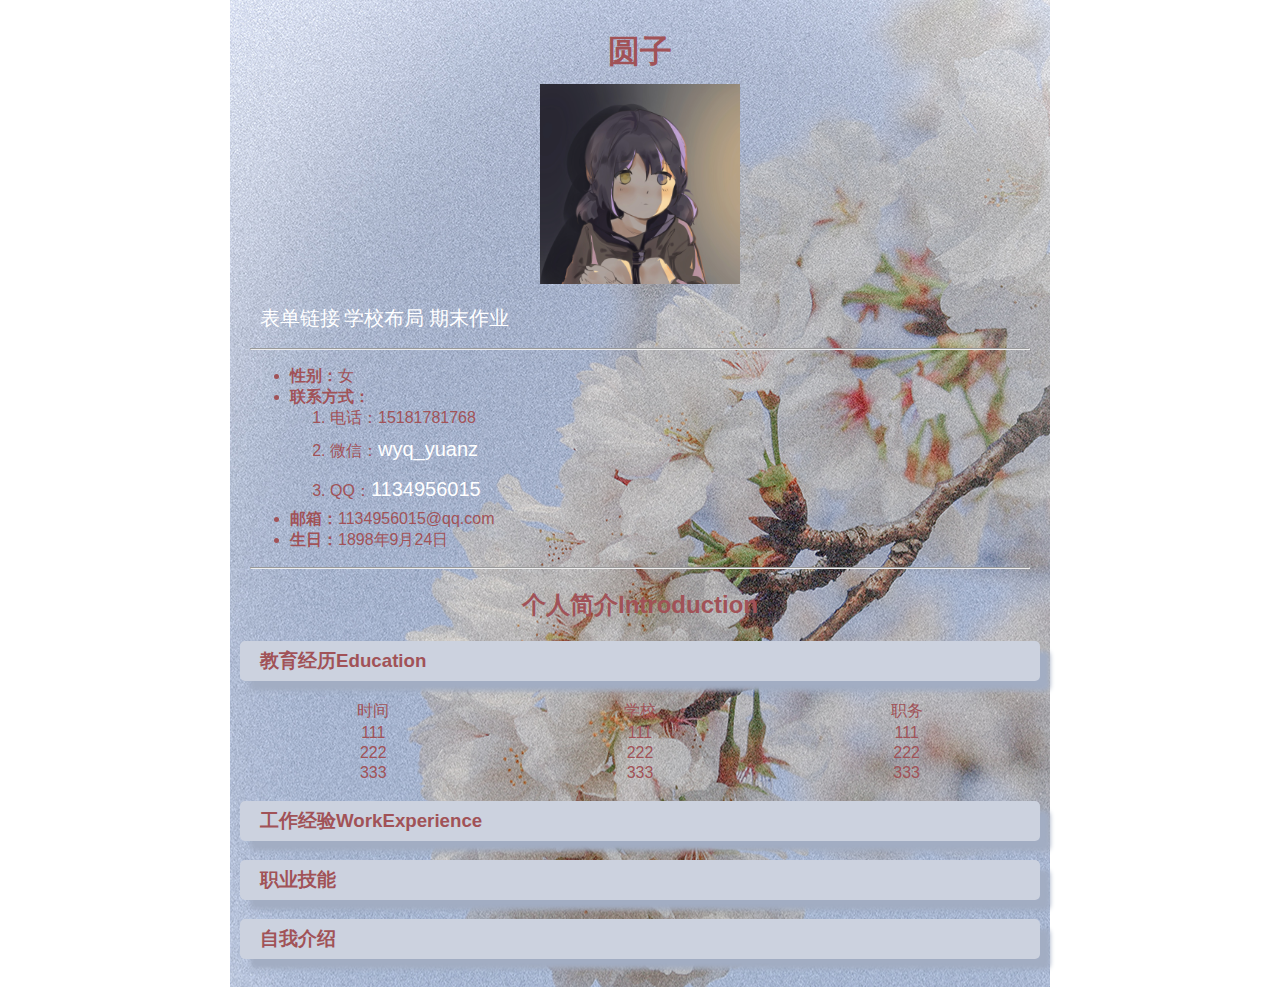
<file: index.html>
<!DOCTYPE html>
<html lang="en">

<head>
    <meta charset="UTF-8">
    <meta http-equiv="X-UA-Compatible" content="IE=edge">
    <meta name="viewport" content="width=device-width, initial-scale=1.0">
    <title>圆子的简历</title>
    <link rel="stylesheet" href="css/index1.css">
</head>

<body>
    <div class="container">
        <div class="box1">
            <h1> 圆子</h1>
            <div class="imgbox">
                <img src="img/self.jpg" alt="请重新尝试" width="200">
            </div>
            <div id="jumpbox">
                <a href="form.html">表单链接</a>
                <a href="school.html">学校布局</a>
                <a href="introduction.html">期末作业</a>
            </div>
            <hr>
        </div>
        <div class="box2">
            <ul>
                <li class="aaa">
                    <b>性别：</b>女
                </li>
                <li class="aaa">
                    <b id="bbb">联系方式：</b>
                    <ol>
                        <li>
                            电话：15181781768</a>
                        </li>
                        <li>
                            微信：<a href="lxfs1.html">wyq_yuanz</a>
                        </li>
                        <li>
                            QQ：<a href="lxfs2.html">1134956015</a>
                        </li>
                    </ol>

                </li>
                <li>
                    <b>邮箱：</b>1134956015@qq.com
                </li>
                <li>
                    <b>生日：</b>1898年9月24日
                </li>
            </ul>
            <hr>
        </div>
        <h2><b>个人简介Introduction</b></h2>
        <h3><b>教育经历Education</b></h3>
        <table style="width:100%" cellspacing=0>
            <tr>
                <td>时间</td>
                <td>学校</td>
                <td>职务</td>
            </tr>
            <tr>
                <td>111</td>
                <td>111</td>
                <td>111</td>
            </tr>
            <tr>
                <td>222</td>
                <td>222</td>
                <td>222</td>
            </tr>
            <tr>
                <td>333</td>
                <td>333</td>
                <td>333</td>
            </tr>
        </table>
        <h3>工作经验WorkExperience</h3>
        <ol></ol>
        <h3>职业技能</h3>
        <h3>自我介绍</h3>
        <ol></ol>
    </div>
</body>

</html>
</file>
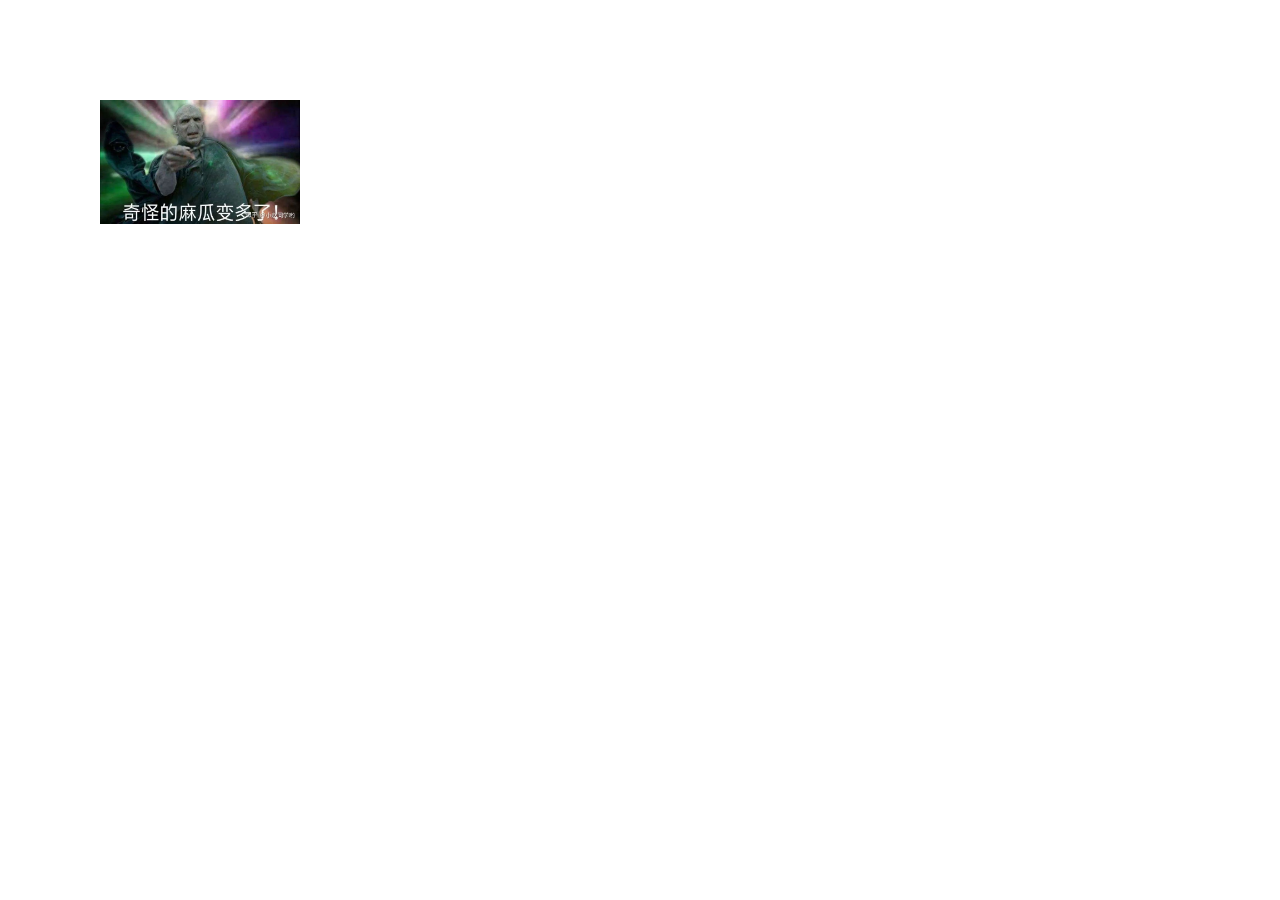
<file: lxfs1.html>
<!DOCTYPE html>
<html lang="en">

<head>
    <meta charset="UTF-8">
    <meta http-equiv="X-UA-Compatible" content="IE=edge">
    <meta name="viewport" content="width=device-width, initial-scale=1.0">
    <title>Document</title>
    <style>
        body {
            margin: 0;
            padding: 0;
        }

        .container {
            padding: 100px;
            margin: auto;
        }
    </style>
</head>

<body>
    <div class="container">
        <img src="img/伏地魔.jpeg" alt="请重新尝试" width="200">
    </div>
</body>

</html>
</file>
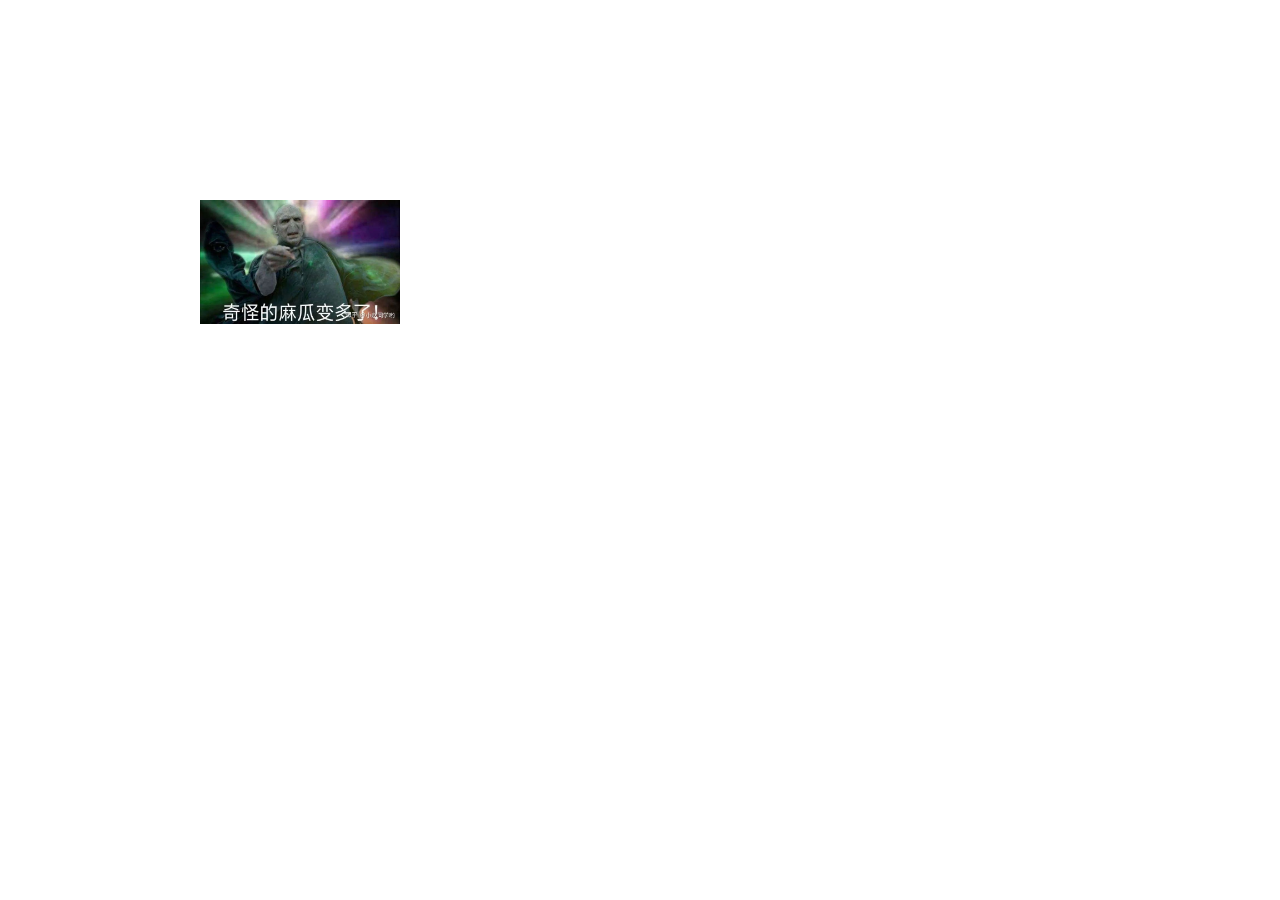
<file: lxfs2.html>
<!DOCTYPE html>
<html lang="en">

<head>
    <meta charset="UTF-8">
    <meta http-equiv="X-UA-Compatible" content="IE=edge">
    <meta name="viewport" content="width=device-width, initial-scale=1.0">
    <title>Document</title>
    <style>
        body {
            margin: 0;
            padding: 0;
        }

        .container {
            padding: 100px;
            margin: auto;
        }
    </style>
</head>

<div class="container">
    <div class="container">
        <img src="img/伏地魔.jpeg" alt="请重新尝试" width="200">
    </div>
</div>

</html>
</file>
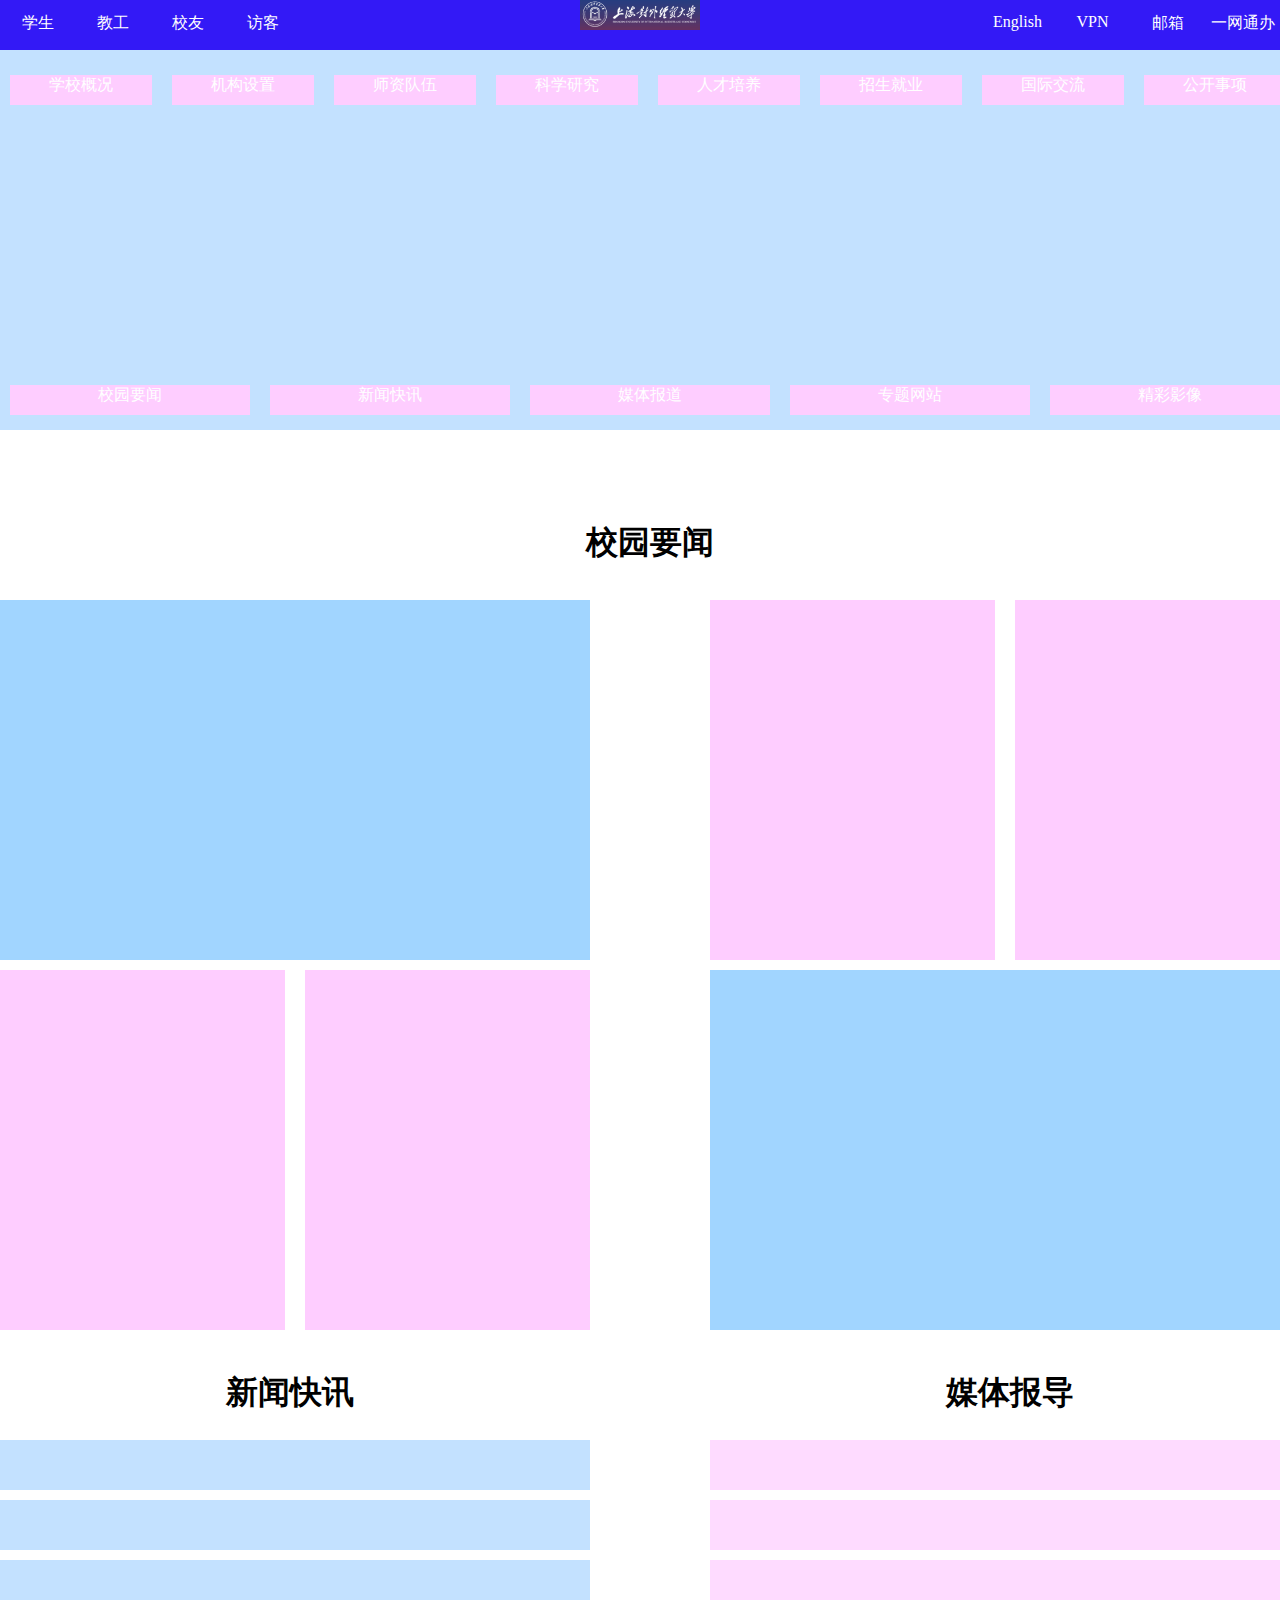
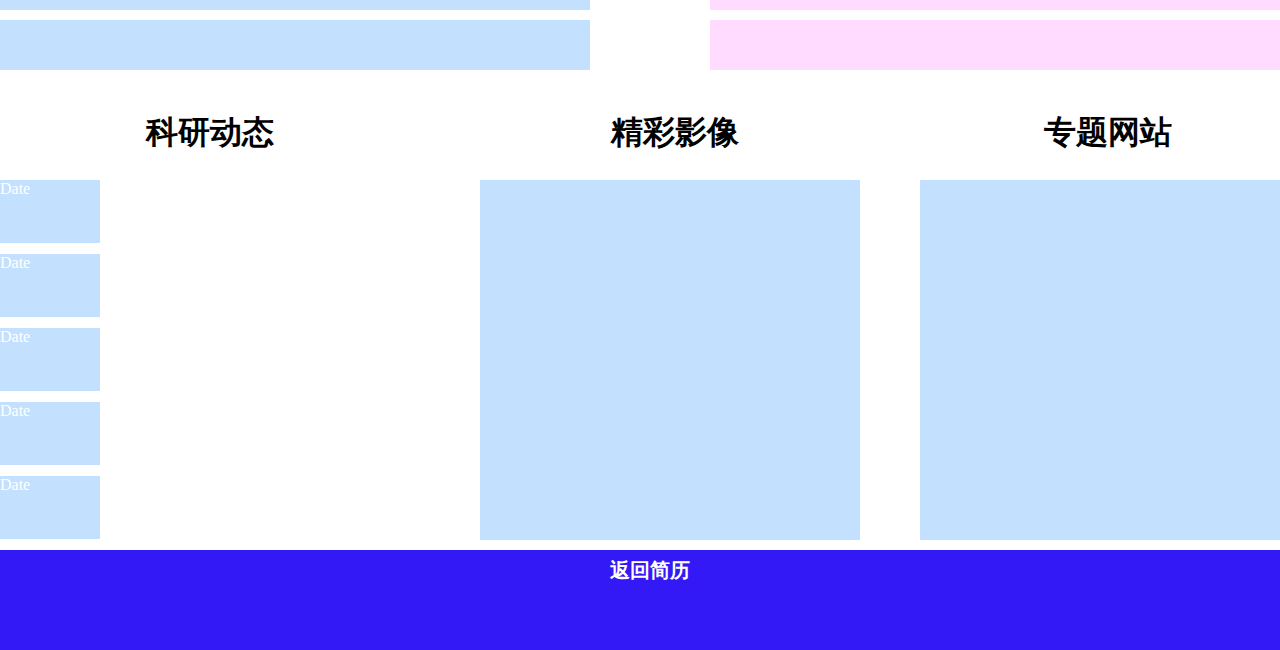
<file: school.html>
<!DOCTYPE html>
<html lang="en">

<head>
    <meta charset="UTF-8">
    <meta http-equiv="X-UA-Compatible" content="IE=edge">
    <meta name="viewport" content="width=device-width, initial-scale=1.0">
    <title>school</title>
    <link rel="stylesheet" href="css/school1.css">
</head>

<body>
    <div class="header">
        <div class="toplist1">
            <div class="topline1">
                <p>学生</p>
            </div>
            <div class="topline1">
                <p>教工</p>
            </div>
            <div class="topline1">
                <p>校友</p>
            </div>
            <div class="topline1">
                <p>访客</p>
            </div>
        </div>
        <div class="toplist2">
            <div class="topline2">
                <p>一网通办</p>
            </div>
            <div class="topline2">
                <p>邮箱</p>
            </div>
            <div class="topline2">
                <p>VPN</p>
            </div>
            <div class="topline2">
                <p>English</p>
            </div>
        </div>
        <div class="container">
            <p><img src="img/school logo.jpg" width="120px" height="30px"></p>
        </div>
    </div>
    <div class="abstract1">
        <div class="container">
            <div class="black1">
                <div class="lineone">
                    <p>学校概况</p>
                </div>
                <div class="lineone">
                    <p>机构设置</p>
                </div>
                <div class="lineone">
                    <p>师资队伍</p>
                </div>
                <div class="lineone">
                    <p>科学研究</p>
                </div>
                <div class="lineone">
                    <p>人才培养</p>
                </div>
                <div class="lineone">
                    <p>招生就业</p>
                </div>
                <div class="lineone">
                    <p>国际交流</p>
                </div>
                <div class="lineone">
                    <p>公开事项</p>
                </div>
                <div class="linetwo">
                    <p>校园要闻</p>
                </div>
                <div class="linetwo">
                    <p>新闻快讯</p>
                </div>
                <div class="linetwo">
                    <p>媒体报道</p>
                </div>
                <div class="linetwo">
                    <p>专题网站</p>
                </div>
                <div class="linetwo">
                    <p>精彩影像</p>
                </div>
            </div>
        </div>
    </div>
    <div class="main">
        <div class="container">
            <div class="blank2">
                <h1>校园要闻</h1>
            </div>
        </div>
        <div class="container">
            <div class="left1"></div>
            <div class="right1"></div>
            <div class="right1"></div>

        </div>
        <div class="container">
            <div class="left2"></div>
            <div class="left2"></div>
            <div class="right2"></div>

        </div>
        <div class="container">
            <div class="blank3">
                <div class="tittle2a">
                    <h1>新闻快讯</h1>
                </div>
                <div class="tittle2b">
                    <h1>媒体报导</h1>
                </div>
            </div>
            <div class="container">
                <div class="left3"></div>
                <div class="right3"></div>
            </div>
            <div class="container">
                <div class="left3"></div>
                <div class="right3"></div>
            </div>

        </div>
        <div class="container">
            <div class="left3"></div>
            <div class="right3"></div>
        </div>
        <div class="container">
            <div class="left3"></div>
            <div class="right3"></div>
        </div>
        <div class="container">
            <div class="blank4">
                <div class="tittle3a">
                    <h1>科研动态</h1>
                </div>
                <div class="tittle3b">
                    <h1>精彩影像</h1>
                </div>
                <div class="tittle3c">
                    <h1>专题网站</h1>
                </div>
            </div>
            <div class="container">
                <div class="left4">
                    Date
                    <div class="box1"></div>
                </div>
                <div class="right4">
                    <div class="box2"></div>
                    <div class="box2"></div>
                    <div class="box2"></div>
                    <div class="box2"></div>
                    <div class="box2"></div>
                    <div class="box2"></div>
                    <div class="box2"></div>
                    <div class="box2"></div>
                </div>
                <div class="right4"></div>
                <div class="left4">
                    Date
                    <div class="box1"></div>
                </div>
                <div class="left4">
                    Date
                    <div class="box1"></div>
                </div>
                <div class="left4">
                    Date
                    <div class="box1"></div>
                </div>
                <div class="left4">
                    Date
                    <div class="box1"></div>
                </div>

            </div>
        </div>

        <div class="footer">
            <div class="container">
                <h3>
                    <p><a href="index.html">返回简历</p></a>
                </h3>
            </div>
        </div>

        <div class="goback"></div>
    </div>
</body>

</html>
</file>
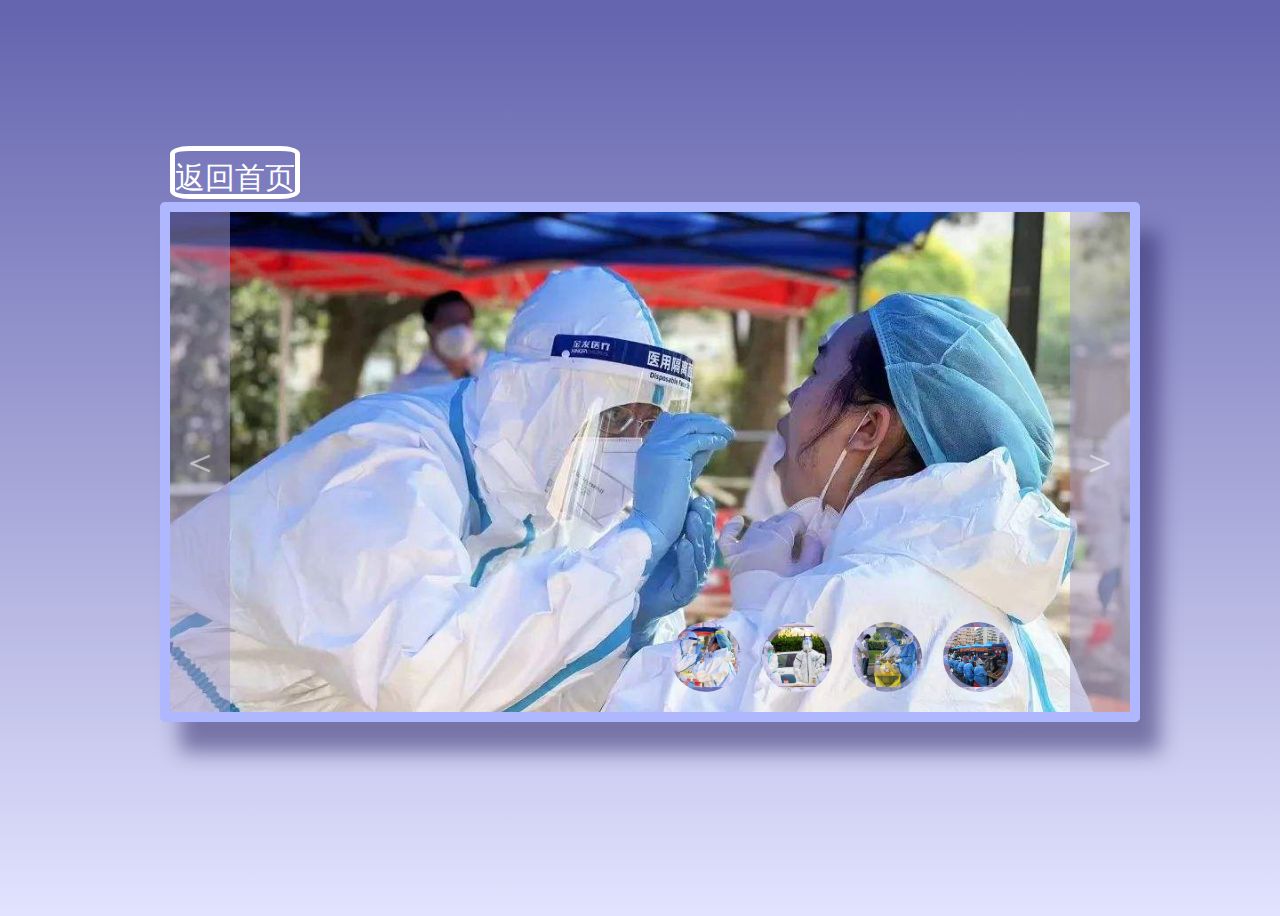
<file: final/carousel.html>
<!DOCTYPE html>
<html lang="en">

<head>
    <meta charset="UTF-8">
    <meta http-equiv="X-UA-Compatible" content="IE=edge">
    <meta name="viewport" content="width=device-width, initial-scale=1.0">
    <title>志愿者风采</title>
    <link rel="stylesheet" href="css/carousel1.css">
</head>

<body>
    <div class="container">
        <div class="return"><a
                href="https://clemencelee.github.io/%E6%97%B6%E9%97%B4%E8%BD%B4/%E6%97%B6%E9%97%B4%E8%BD%B4.html">返回首页</a>
        </div>
        <div class="carousel">
            <ul class="images">
                <li class="img"></li>
                <li class="img"></li>
                <li class="img"></li>
                <li class="img"></li>
            </ul>
            <ul class="min-images">
                <li class="min"></li>
                <li class="min"></li>
                <li class="min"></li>
                <li class="min"></li>
            </ul>
            <div class="button">
                <div class="button-left">＜</div>
                <div class="button-right">＞</div>
            </div>
        </div>
    </div>
</body>
<script src="js/catousel1.js"></script>

</html>
</file>
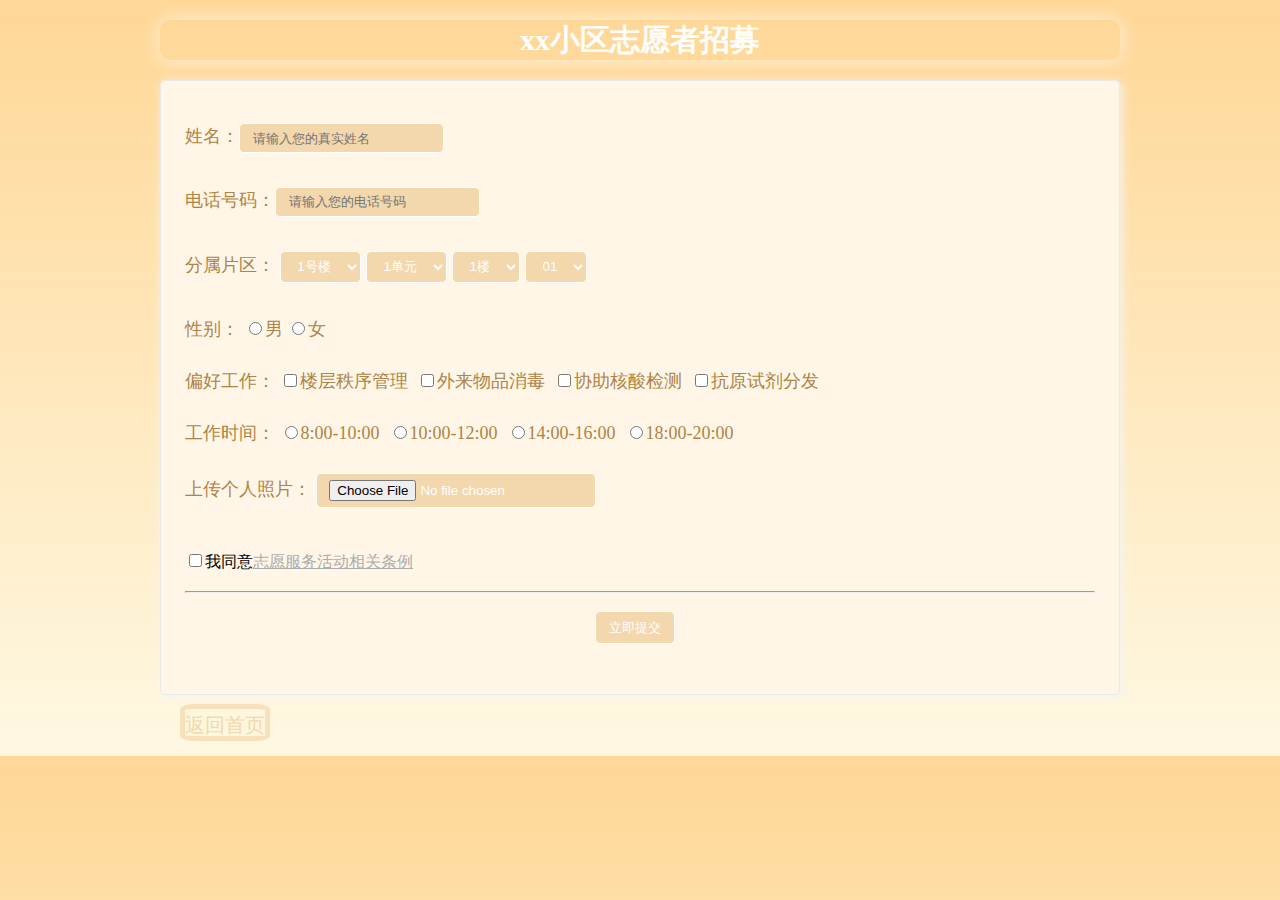
<file: final/form1.html>
<!DOCTYPE html>
<html lang="en">

<head>
  <meta charset="UTF-8">
  <meta http-equiv="X-UA-Compatible" content="IE=edge">
  <meta name="viewport" content="width=device-width, initial-scale=1.0">
  <title>志愿者申请表</title>
  <link rel="stylesheet" href="css/form1.css">
</head>

<body>
  <div class="divForm">
    <h1>xx小区志愿者招募</h1>
    <form action="" methon="post">
      <p>姓名：<input type="text" name="username" required placeholder="请输入您的真实姓名"></p>
      <p>电话号码：<input type=" text" name="password" required minlength="11" maxlength="11" placeholder="请输入您的电话号码"></p>
      <p>分属片区：
        <select name=" mail" id="" size="">
          <option value="1">1号楼</option>
          <option value="2">2号楼</option>
          <option value="3">3号楼</option>
          <option value="4">4号楼</option>
        </select>
        <select name="mail" id="" size="">
          <option value="1">1单元</option>
          <option value="2">2单元</option>
        </select>
        <select name="mail" id="" size="">
          <option value="1">1楼</option>
          <option value="2">2楼</option>
          <option value="1">3楼</option>
          <option value="2">4楼</option>
          <option value="1">5楼</option>
          <option value="2">6楼</option>
        </select>
        <select name="mail" id="" size="">
          <option value="1">01</option>
          <option value="2">02</option>
        </select>
      </p>
      <p>性别：
        <input type="radio" name="gender" value="1">男
        <input type="radio" name="gender" value="2">女
      </p>
      <p>偏好工作：
        <input type="checkbox" name="prefer" value="">楼层秩序管理&nbsp;
        <input type="checkbox" name="prefer" value="">外来物品消毒&nbsp;
        <input type="checkbox" name="prefer" value="">协助核酸检测&nbsp;
        <input type="checkbox" name="prefer" value="">抗原试剂分发
      </p>
      <p>工作时间：
        <input type="radio" name="prefer" value="">8:00-10:00&nbsp;
        <input type="radio" name="prefer" value="">10:00-12:00&nbsp;
        <input type="radio" name="prefer" value="">14:00-16:00&nbsp;
        <input type="radio" name="prefer" value="">18:00-20:00
      </p>
      <p>上传个人照片：
        <input type="file" name="" id="" required>
      </p>
      <input type="checkbox" name="check" id="" required>我同意<a
        href="https://www.baidu.com/?tn=44004473_32_oem_dg">志愿服务活动相关条例</a>
      <hr>
      <div id="submitbotton">
        <input type="submit" value="立即提交">
      </div>
    </form>
    <div class="return"><a
        href="https://clemencelee.github.io/%E6%97%B6%E9%97%B4%E8%BD%B4/%E6%97%B6%E9%97%B4%E8%BD%B4.html">返回首页</a></div>
</body>

</html>
</file>
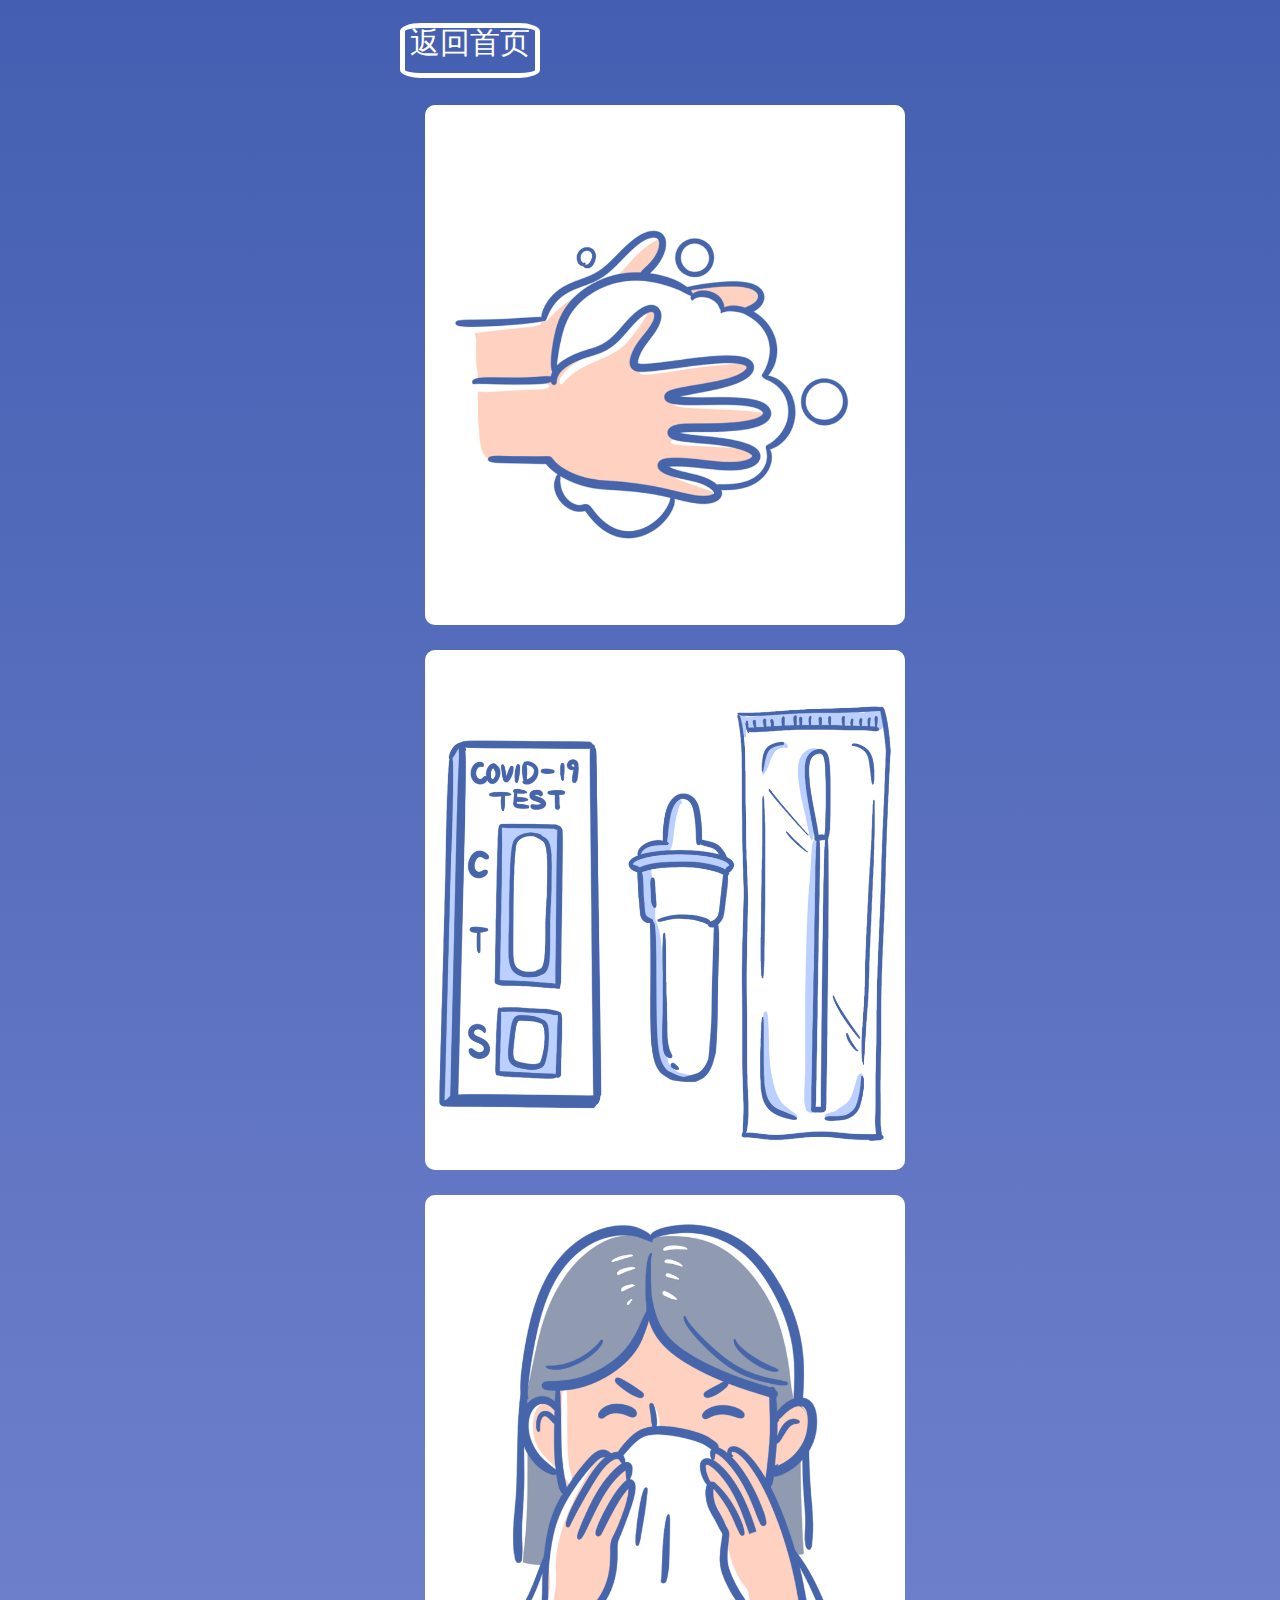
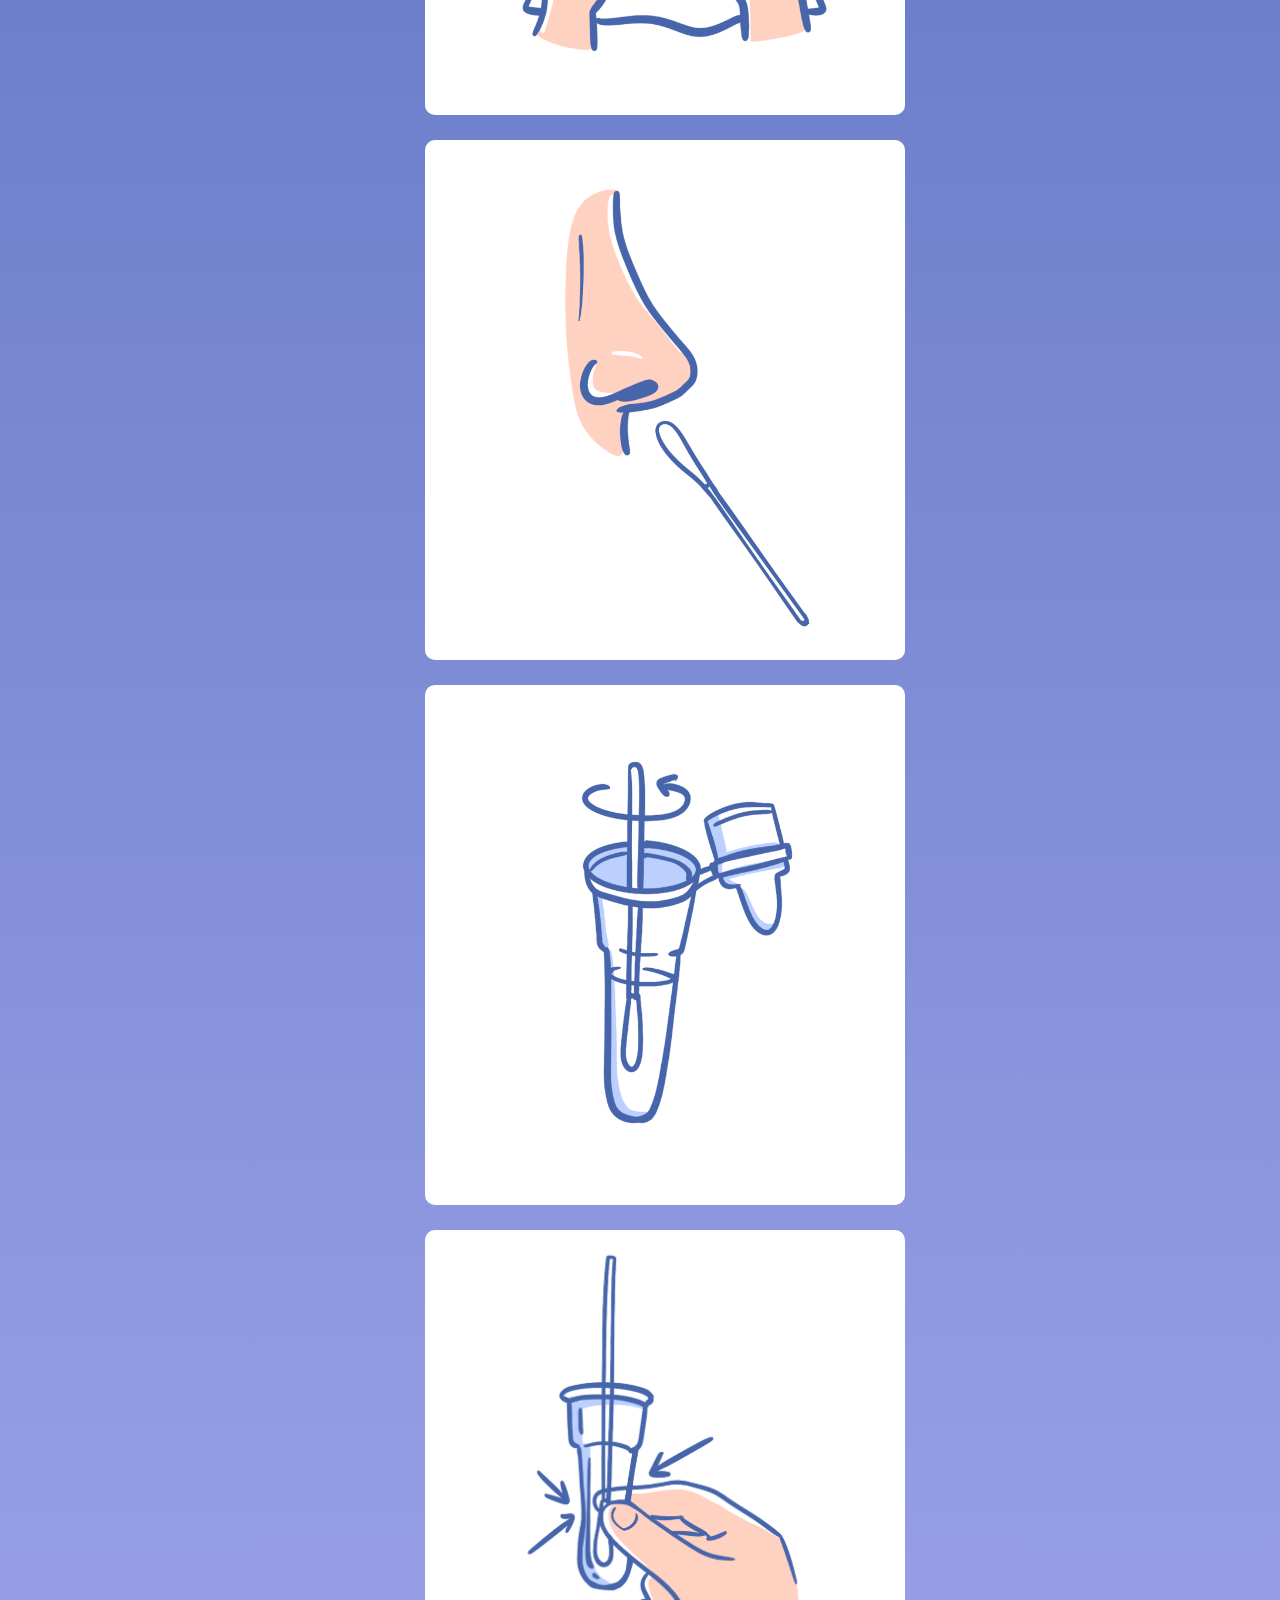
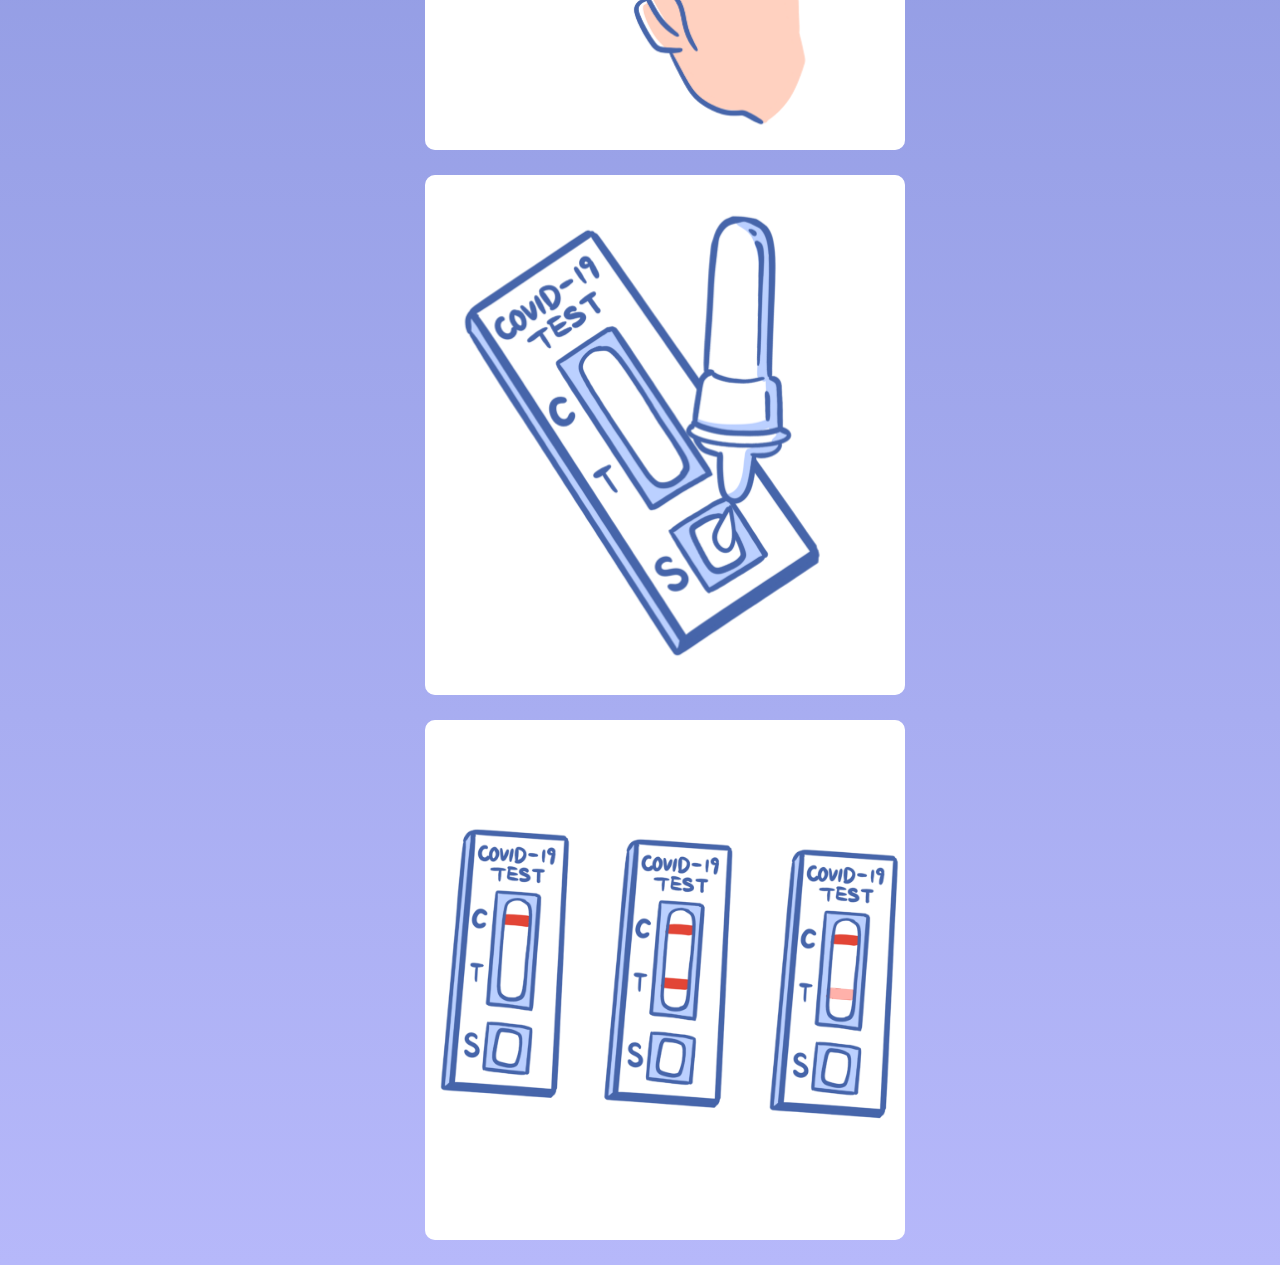
<file: final/kangyuan.html>
<!DOCTYPE html>
<html lang="en">

<head>
    <meta charset="UTF-8">
    <meta http-equiv="X-UA-Compatible" content="IE=edge">
    <meta name="viewport" content="width=device-width, initial-scale=1.0">
    <title>抗原自测教学</title>
    <link rel="stylesheet" href="css/kangyuan1.css">
</head>

<body>
    <div class="container">
        <div class="return"><a
                href="https://clemencelee.github.io/%E6%97%B6%E9%97%B4%E8%BD%B4/%E6%97%B6%E9%97%B4%E8%BD%B4.html">返回首页</a>
        </div>
        <div class="card">
            <div class="photo"><img src="img/kangyuan1.png" alt="" srcset="" width="800px"></div>
            <p>抗原自测前首先需要使用流动清水或手部消毒液清洁双手</p>
            <a href=" https://b23.tv/8aEIoW5">视频版教学</a>
        </div>
        <div class="card">
            <div class="photo"><img src="img/kangyuan2.png" alt="" srcset="" width="800px"></div>
            <p>随后打开拆开抗原检测试剂包装，检查抗原自测试剂是否在保质期内，并清点鼻拭子、采样管、检测卡、说明书等内容物</p>
            <a href=" https://b23.tv/8aEIoW5">视频版教学</a>
        </div>
        <div class="card">
            <div class="photo"><img src="img/kangyuan3.png" alt="" srcset=""></div>
            <p>然后使用纸巾擤去鼻涕</p>
            <a href=" https://b23.tv/8aEIoW5">视频版教学</a>
        </div>
        <div class="card">
            <div class="photo"><img src="img/kangyuan4.png" alt="" srcset=""></div>
            <p>将头微微后仰，一手执鼻拭子尾部贴一侧鼻孔进入，延鼻道底部向后缓缓深入1-1.5cm，贴鼻腔旋转至少4-5圈，旋转时间不少于15秒。随后用同一拭子在另一鼻腔重复操作</p>
            <a href=" https://b23.tv/8aEIoW5">视频版教学</a>
        </div>
        <div class="card">
            <div class="photo"><img src="img/kangyuan5.png" alt="" srcset=""></div>
            <p>将拭子头立即插入含有样本提取液的样本采集管中，捏住样本采集管底部，将拭子头在液体中旋转混匀至少30s</p>
            <a href=" https://b23.tv/8aEIoW5">视频版教学</a>
        </div>
        <div class="card">
            <div class="photo"><img src="img/kangyuan6.png" alt="" srcset=""></div>
            <p>同时，用手隔着采集管外壁，挤压拭子头至少5次，确保样本充分洗脱于采集管中</p>
            <a href=" https://b23.tv/8aEIoW5">视频版教学</a>
        </div>
        <div class="card">
            <div class="photo"><img src="img/kangyuan7.png" alt="" srcset=""></div>
            <p>采样管盖好滴头后，倒置采样管，轻轻挤压，将4滴液体垂直滴入检测卡s孔中</p>
            <a href=" https://b23.tv/8aEIoW5">视频版教学</a>
        </div>
        <div class="card">
            <div class="photo"><img src="img/kangyuan8.png" alt="" srcset=""></div>
            <p>15分钟后读取检测结果，如图所示从左至右分别是阴性、阳性、阳性结果。如果c处未显示，无论t处是否显示，结果都无效</p>
            <a href=" https://b23.tv/8aEIoW5">视频版教学</a>
        </div>
</body>

</html>
</file>
<file: css/index1.css>
body {
    font-family: -apple-system, BlinkMacSystemFont, "Segoe UI", Roboto, "Helvetica Neue", Helvetica, "PingFang SC", "Hiragino Sans GB", "Microsoft YaHei", SimSun, sans-serif;
    margin: 0;
    padding: 0;
}

a {
    width: 100px;
    height: 30px;
    border-radius: 15%;

    /* 超文本链接 */
    text-decoration: none;
    font-size: 20px;
    text-align: center;
    line-height: 40px;
    text-decoration: none;
    color: #ffffff;
}

h1 {
    margin: 0px;
    padding: 10px;
    text-align: center;
}

h2 {
    text-align: center;
}

h3 {
    background-color: #ccd2df;
    line-height: 40px;
    padding-left: 20px;
    border-radius: 5px;
    box-shadow: 10px 10px 5px #a2adc3;
}

a:hover {
    color: #fffab6;
    background-color: #a15257;
}

h3:hover {
    color: #ffffff;
}

table {
    text-align: center;
}

.box1 {
    position: relative;
    margin: 10px;
}

.box2 {
    margin: 10px;
}

.box3 {
    margin: 10px;
}

.imgbox {
    text-align: center;
}

.container {
    color: #a15257;
    padding: 10px;
    margin: 0 auto;
    width: 800px;
    background-image: url(../img/bg.jpg);
}

#jumpbox {
    width: 300px;
    margin: 10px;
}
</file>
<file: css/school1.css>
body {
    position: relative;
    margin: 0;
    padding: 0;
}

a {
    width: 100px;
    height: 30px;
    border-radius: 15%;

    /* 超文本链接 */
    text-decoration: none;
    font-size: 20px;
    text-align: center;
    line-height: 40px;
    text-decoration: none;
    color: #ffffff;
}

p {
    text-align: center;
    padding-top: 0;
    margin-top: 0;
    margin-bottom: 0px;
    height: 30px;
    width: auto;
    color: #ffffff;
}

h1 {
    text-align: center;
    margin-bottom: 30px;
    height: 80px;
    color: #000000;
}

a:hover {
    color: #fffab6;
    background-color: #a15257;
}

.header {
    position: fixed;
    width: 100%;
    top: 0;
    height: 50px;
    background-color: #3319f6;
    margin-bottom: 10px;
}

.abstract1 {
    height: 400px;
    padding-top: 0;
    margin-top: 20px;
    padding-bottom: 10px;
    background-color: #c3e1ff;
}

.main {
    /* height: 400px; */
    margin-top: 60px;
}

.footer {
    clear: both;
    height: 100px;
    background-color: #3319f6;
}

.container {
    width: 1300px;
    margin: 0 auto;
}

.header>.container {
    height: 50px;
    background-color: #3319f6;
}

/* .abstract1>.container {
    height: 50px;
    background-color: #3319f6;
} */

.toplist1 {
    float: left;
    width: 350px;
}

.toplist2 {
    float: right;
    width: 350px;
}

.topline1 {
    float: left;
    height: 30px;
    width: 65px;
    margin-right: 5px;
    margin-left: 5px;
    margin-bottom: 13px;
    margin-top: 13px;
}

.topline2 {
    float: right;
    height: 30px;
    width: 65px;
    margin-right: 5px;
    margin-left: 5px;
    margin-bottom: 13px;
    margin-top: 13px;
}

.topline1:hover {
    border: 2px solid;
    border-top-color: white;
    border-bottom-color: #3319f6;
    border-right-color: #3319f6;
    border-left-color: #3319f6;
}

.topline2:hover {
    border: 2px solid;
    border-top-color: white;
    border-bottom-color: #3319f6;
    border-right-color: #3319f6;
    border-left-color: #3319f6;
}

.topline1:hover {
    border: 2px solid;
    border-top-color: white;
    border-bottom-color: #3319f6;
    border-right-color: #3319f6;
    border-left-color: #3319f6;
}

.topline2:hover {
    border: 2px solid;
    border-top-color: white;
    border-bottom-color: #3319f6;
    border-right-color: #3319f6;
    border-left-color: #3319f6;
}

.black1 {
    float: left;
    width: 1300px;
    margin: 30px auto 10px;
    height: 60px;
}

.lineone {
    float: left;
    left: 40px;
    height: 30px;
    width: 142px;
    margin-right: 10px;
    margin-left: 10px;
    background-color: rgb(254, 205, 255);
    margin-bottom: 100px;
    margin-top: 25px;
}

.linetwo {
    float: left;
    height: 30px;
    width: 240px;
    margin-right: 10px;
    margin-left: 10px;
    background-color: rgb(254, 205, 255);
    margin-top: 180px;

}

.linetwo:hover {
    background-color: #c3e1ff;
}

.blank2 {
    float: left;
    height: 80px;
    width: 1300px;
    margin-bottom: 20px;
    margin-top: 10px;
}

.left1 {
    float: left;
    height: 360px;
    width: 590px;
    background-color: #a1d5ff;
    margin-bottom: 10px;

}

.right1 {
    float: right;
    height: 360px;
    width: 285px;
    background-color: rgb(254, 205, 255);
    margin-bottom: 10px;
    margin-left: 20px;

}

.left2 {
    float: left;
    height: 360px;
    width: 285px;
    background-color: rgb(254, 205, 255);
    margin-bottom: 10px;
    margin-right: 20px;

}

.right2 {
    float: right;
    height: 360px;
    width: 590px;
    background-color: #a1d5ff;
    margin-bottom: 10px;
}

.blank3 {
    float: left;
    height: 70px;
    width: 1300px;
    margin-bottom: 20px;
    margin-top: 10px;
}

.tittle2a {
    float: left;
    text-align: center;
    height: 70px;
    width: 580px;
    background-color: white;
}

.tittle2b {
    float: right;
    text-align: center;
    height: 70px;
    width: 580px;
    background-color: white;
    /* margin-right: 0px; */
}

.left3 {
    float: left;
    height: 50px;
    width: 590px;
    background-color: #c3e1ff;
    margin-bottom: 10px;
    margin-left: 0px;
    margin-right: 20px;

}

.right3 {
    float: right;
    height: 50px;
    width: 590px;
    background-color: #fedbff;
    margin-bottom: 10px;
    margin-left: 0px;
    margin-right: 0px;
}

.left3:hover {
    background-color: #fedbff;
}

.right3:hover {
    background-color: #c3e1ff;
}

.blank4 {
    float: left;
    height: 70px;
    width: 1300px;
    margin-bottom: 20px;
    margin-top: 10px;
}

.tittle3a {
    float: left;
    text-align: center;
    height: 70px;
    width: 420px;
    background-color: white;
}

.tittle3b {
    float: left;
    text-align: center;
    height: 70px;
    width: 510px;
    background-color: white;
}

.tittle3c {
    float: left;
    text-align: center;
    height: 70px;
    width: 355px;
    background-color: white;
}


.left4 {
    float: left;
    height: 63px;
    width: 400px;
    color: #ffffff;
    background-color: #c3e1ff;
    margin-bottom: 11px;
}

.right4 {
    float: right;
    height: 360px;
    width: 380px;
    background-color: #c3e1ff;
    margin-bottom: 10px;
    margin-left: 60px;
    margin-right: 0px;
}

.box1 {
    float: right;
    height: 63px;
    width: 300px;
    background-color: #ffffff;
}

.box2 {
    float: left;
    height: 90px;
    width: 190px;
}

.left4:hover {
    background-color: #fedbff;
}

.box2:hover {
    background-color: #fedbff;
}
</file>
<file: final/css/carousel1.css>
ul {
    display: block;
    /* 消除小黑点 */
    list-style-type: none;
    margin-block-start: 0em;
    margin-block-end: 0em;
    margin-inline-start: 0px;
    margin-inline-end: 0px;
    padding-inline-start: 0px;
}

body {
    display: flex;
    height: 100vh;
    /* y轴居中 */
    align-items: center;
    /* x轴居中 */
    justify-content: center;
    background: linear-gradient(#6363ae, #e2e3fe);
}

a {
    width: 400px;
    height: 35px;
    border-radius: 15%;
    border: 5px solid #ffffff;
    padding-top: 10px;
    text-decoration: none;
    font-size: 30px;
    text-align: center;
    line-height: 20px;
    text-decoration: none;
    color: #ffffff;
    font-family: '华文彩云';
}

.container {
    width: 960px;
    height: 600px;
    display: flex;
    flex-direction: column;
}

.return {
    margin: 10px;
}

.carousel {
    width: 100%;
    height: 500px;
    position: relative;
    /* 溢出显示-不显示 */
    overflow-x: hidden;
    border-radius: 5px;
    border: 10px solid #afb8ff;
    box-shadow: 20px 30px 20px rgba(39, 31, 98, 0.5);
}

.images {
    width: 400%;
    height: 100%;
    display: flex;
    position: absolute;
    left: 0;
    transition: 0.2s;
}

.img {
    width: 100%;
    background-size: cover;
}

/* p:nth-child(n)----->选中p元素，且该p元素必须是某个父元素下的第n个子元素 */
.img:nth-child(1) {
    background-image: url("../img/1.jpeg");
}

.img:nth-child(2) {
    background-image: url("../img/2.jpeg");
}

.img:nth-child(3) {
    background-image: url("../img/3.jpeg");
}

.img:nth-child(4) {
    background-image: url("../img/4.jpeg");
}

.min-images {
    display: flex;
    /* x轴，每个项目两侧间隔相等，项目之间间隔比边框间隔大一倍 */
    justify-content: space-evenly;
    position: absolute;
    bottom: 20px;
    width: 40%;
    z-index: 999;
    right: 10%;
}

.min {
    width: 60px;
    height: 60px;
    /* 指针样式：鼠标悬浮时显示按钮 */
    cursor: pointer;
    border-radius: 50%;
    background-size: cover;
    border: solid 5px rgba(197, 190, 251, 0.5);
    /* 照片偏移量 */
    background-position: -20px 0;
}

.min:nth-child(1) {
    background-image: url("../img/1.jpeg");
}

.min:nth-child(2) {
    background-image: url("../img/2.jpeg");
}

.min:nth-child(3) {
    background-image: url("../img/3.jpeg");
}

.min:nth-child(4) {
    background-image: url("../img/4.jpeg");
}

.button {
    display: flex;
    width: 100%;
    height: 100%;
    position: absolute;
    display: flex;
    justify-content: space-between;
    user-select: none;
}

.button-left,
.button-right {
    font-size: 40px;
    background-color: rgba(166, 158, 205, 0.5);
    padding: 0 10px;
    line-height: 500px;
    cursor: pointer;
    color: rgba(255, 255, 255, 0.5);
}

a:hover {
    color: #6363ae;
    background-color: #ffffff;
}

@media (max-width:960px) {
    .container {
        width: 100%;
    }

    a {
        width: 200px;
        height: 18px;
        border-radius: 15%;
        border: 3px solid #ffffff;
        padding-top: 5px;
        text-decoration: none;
        font-size: 20px;
        text-align: center;
        line-height: 20px;
        text-decoration: none;
        color: #ffffff;
        font-family: '华文彩云';
    }
}
</file>
<file: final/css/form1.css>
body {
    padding: 0;
    margin: 0;
    background: linear-gradient(#ffd289e3, #fef8e2);
}

form {
    border: 1px solid #e9e9e9;
    border-radius: 5px;
    box-shadow: 2px 2px 10px #f4f4f4;
    display: block;
    max-width: 960px;
    min-width: 285px;
    padding: 1.5rem;
    text-align: left;
    background-color: rgb(255, 246, 232);
}

a {
    width: 100px;
    height: 30px;
    border-radius: 15%;
    text-decoration: none;
    font-size: 16px;
    text-align: center;
    line-height: 40px;
    text-decoration: none;
    color: #adadad;
    text-decoration-line: underline;
}

h1 {
    height: 40px;
    font-size: 30px;
    font-weight: 800;
    font-family: 'youyuan';
    text-align: center;
    color: #ffffff;
    box-shadow: 0px 0px 20px rgba(255, 255, 255, 0.7);
    border-radius: 10px;
}

p {
    font-size: 18px;
    font-family: 'youyuan';
    color: rgb(173, 132, 70);
}

input, select, textarea {
    border: 1px solid rgb(162, 142, 111);
    border-radius: 5px;
    margin-bottom: 1rem;
    padding: 0.4rem 0.8rem;
    background-color: rgb(243, 215, 173);
    border-color: #ffffff;
    color: #ffffff;
}

#submitbotton {
    width: 90px;
    margin: 0 auto;
    padding: 10px 0;
}

.divForm {
    width: 960px;
    margin: 0 auto;
}

.return {
    margin: 20px;
}

.return a {
    width: 100px;
    height: 35px;
    border-radius: 15%;
    border: 5px solid rgba(243, 215, 173, 0.7);
    padding-top: 5px;
    text-decoration: none;
    font-size: 20px;
    text-align: center;
    line-height: 20px;
    text-decoration: none;
    color: rgb(243, 215, 173);
    font-family: '华文彩云';
}

input[type="submit"]:hover {
    transition: 0.5s;
    background: linear-gradient(#ffd289e3, #fef8e2);
}

a:hover {
    color: #ffffff;
    background-color: rgb(243, 215, 173);
}

@media (max-width:960px) {
    .divForm {
        width: 600px;
    }

    p {
        font-size: 14px;
    }

    input[type="submit"] {
        font-size: 30px;
    }

    #submitbotton input {
        font-size: 20px;
    }

}
</file>
<file: final/css/kangyuan1.css>
body {
    padding: 0;
    margin: 0;
    /* 100%窗口高度 */
    height: 100hv;
    display: flex;
    justify-content: center;
    align-items: center;
    /* 渐变背景 */
    background: linear-gradient(#445fb1, #b6b8fa);

}

p {
    font-size: 20px;
    font-style: inherit;
    font-family: '华文幼圆';
    color: #ffffff;
}

a {
    width: 400px;
    height: 35px;
    border-radius: 15%;
    border: 5px solid #ffffff;
    padding: 5px 5px;
    text-decoration: none;
    font-size: 30px;
    text-align: center;
    line-height: 20px;
    text-decoration: none;
    color: #ffffff;
    font-family: '华文彩云';
}

.container {
    width: 480px;
    margin: 10px atuo 10px;
    position: relative;
}

.return {
    height: 60px;
    width: 140px;
    display: flex;
    align-items: center;
    margin-top: 20px;
}

.card {
    position: relative;
    width: 480px;
    height: 520px;
    margin: 25px;
    background-color: rgba(255, 255, 255, 0.3);
    border-radius: 10px;
    /* 溢出不显示 */
    overflow: hidden;
    display: flex;
    /* 元素纵向排列 */
    flex-direction: column;
    align-items: center;
    /* 不让其被挤压 */
    flex-shrink: 0;
}

.card .photo img {
    /* 保持原有比例 */
    width: 100%;
    height: 100%;
    /* 裁剪 */
    object-fit: cover;
    cursor: pointer;
}

.card .photo {
    position: absolute;
    top: 0;
    width: 100%;
    height: 100%;
    background-color: #ffffff;
    /* 溢出不显示 */
    overflow: hidden;
    /* 动画过渡 */
    transition: 0.5s;
    z-index: 999;
}

/* 鼠标移入变小 */
.card:hover .photo {
    background-color: rgba(255, 255, 255, 0);
    top: 15px;
    width: 240px;
    height: 240px;
}

.card p {
    width: 80%;
    margin-top: 300px;
    margin-bottom: 20px;
    padding-bottom: 30px;
    border-bottom: 5px solid rgba(255, 255, 255, 0.5);

}

a:hover {
    color: #6363ae;
    background-color: #ffffff;
}

@media (max-width:960px) {
    .container {
        width: 100%;
    }

    a {
        width: 200px;
        height: 18px;
        border-radius: 15%;
        border: 3px solid #ffffff;
        padding-top: 5px;
        text-decoration: none;
        font-size: 20px;
        text-align: center;
        line-height: 20px;
        text-decoration: none;
        color: #ffffff;
        font-family: '华文彩云';
    }
}
</file>
